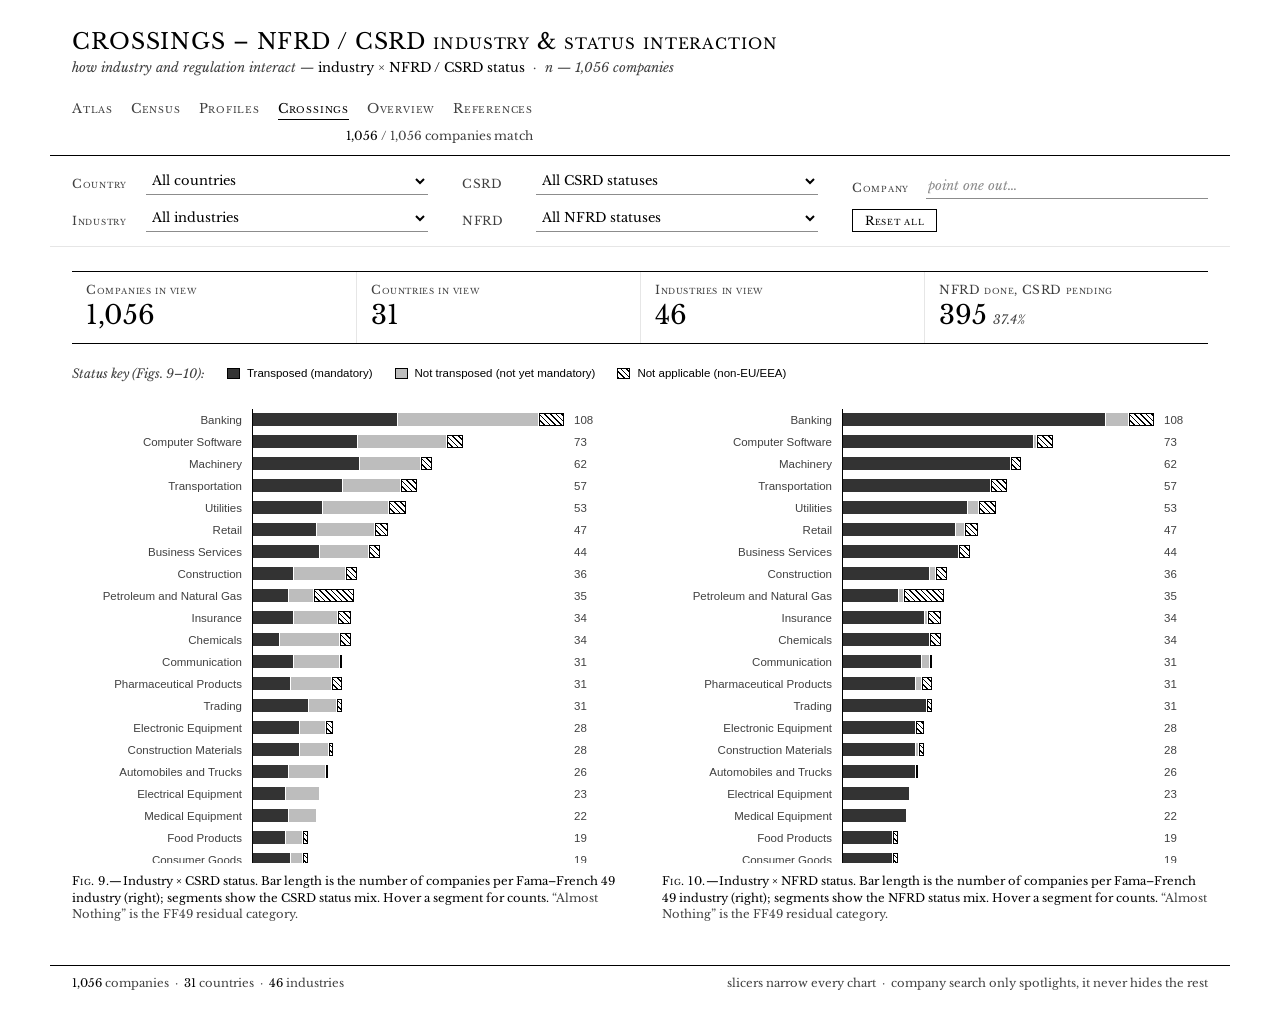
<file: web/dashboard_crosstabs.html>
<!DOCTYPE html>
<html lang="en">
<head>
<meta charset="UTF-8">
<meta name="viewport" content="width=device-width, initial-scale=1">
<title>Reveal&rsquo;d &middot; Crossings</title>
<link rel="preconnect" href="https://fonts.googleapis.com">
<link rel="preconnect" href="https://fonts.gstatic.com" crossorigin>
<link href="https://fonts.googleapis.com/css2?family=Libre+Baskerville:ital,wght@0,400;0,700;1,400&display=swap" rel="stylesheet">
<link rel="stylesheet" href="dashboard_common.css?v=7">
</head>
<body class="jar">

<header>
  <div class="title-block">
    <h1>CROSSINGS &ndash; NFRD / CSRD industry &amp; status interaction</h1>
    <p class="sub">how industry and regulation interact &mdash; <b>industry</b> &times; <b>NFRD / CSRD status</b>&nbsp;&nbsp;&middot;&nbsp;&nbsp;n &mdash; <span id="totalCount"></span> companies</p>
  </div>
  <div class="header-right">
    <nav class="nav-tabs">
      <a href="dashboard_map_beeswarm.html">Atlas</a>
      <a href="dashboard_frequencies.html">Census</a>
      <a href="dashboard_modes.html">Profiles</a>
      <a href="dashboard_crosstabs.html" class="active">Crossings</a>
      <a href="index.html">Overview</a>
      <a href="references.html">References</a>
    </nav>
    <span class="count" id="slicerCount"></span>
  </div>
</header>

<div class="slicer-bar">
  <div class="slicer-col">
    <div class="slicer"><label for="countrySlicer">Country</label><select id="countrySlicer"></select></div>
    <div class="slicer"><label for="industrySlicer">Industry</label><select id="industrySlicer"></select></div>
  </div>
  <div class="slicer-col">
    <div class="slicer"><label for="csrdSlicer">CSRD</label><select id="csrdSlicer"></select></div>
    <div class="slicer"><label for="nfrdSlicer">NFRD</label><select id="nfrdSlicer"></select></div>
  </div>
  <div class="slicer-col">
    <div class="slicer suggest-wrap">
      <label for="companySearch">Company</label>
      <input id="companySearch" type="text" placeholder="point one out&hellip;" autocomplete="off" spellcheck="false" />
      <div id="companySuggest" class="suggest-list"></div>
    </div>
    <button id="resetSlicers" type="button">Reset all</button>
  </div>
</div>

<div id="spotlight"></div>

<main>

  <div class="kpi-row">
    <div class="kpi-tile"><p class="label">Companies in view</p><div class="value" id="kpiTotal">&mdash;</div></div>
    <div class="kpi-tile"><p class="label">Countries in view</p><div class="value" id="kpiCountries">&mdash;</div></div>
    <div class="kpi-tile"><p class="label">Industries in view</p><div class="value" id="kpiIndustries">&mdash;</div></div>
    <div class="kpi-tile"><p class="label">NFRD done, CSRD pending</p><div class="value" id="kpiGap">&mdash;</div></div>
  </div>

  <div class="legend">
    <span class="lg-title">Status key (Figs. 9&ndash;10):</span>
    <span class="legend-item"><span class="swatch transposed"></span>Transposed (mandatory)</span>
    <span class="legend-item"><span class="swatch pending"></span>Not transposed (not yet mandatory)</span>
    <span class="legend-item"><span class="swatch na"></span>Not applicable (non&#8209;EU/EEA)</span>
  </div>

  <div class="two-col">
    <figure class="panel">
      <div class="panel-body scroll" id="industryCsrd"></div>
      <figcaption class="panel-cap"><span class="j-label">Fig. 9.</span>Industry &times; CSRD status. Bar length is the number of companies per Fama&ndash;French 49 industry (right); segments show the CSRD status mix. Hover a segment for counts. <span class="note">&ldquo;Almost Nothing&rdquo; is the FF49 residual category.</span></figcaption>
    </figure>
    <figure class="panel">
      <div class="panel-body scroll" id="industryNfrd"></div>
      <figcaption class="panel-cap"><span class="j-label">Fig. 10.</span>Industry &times; NFRD status. Bar length is the number of companies per Fama&ndash;French 49 industry (right); segments show the NFRD status mix. Hover a segment for counts. <span class="note">&ldquo;Almost Nothing&rdquo; is the FF49 residual category.</span></figcaption>
    </figure>
  </div>

</main>

<footer>
  <span><b id="footTotal">0</b> companies &nbsp;&middot;&nbsp; <b id="footCountries">0</b> countries &nbsp;&middot;&nbsp; <b id="footIndustries">0</b> industries</span>
  <span>slicers narrow every chart &nbsp;&middot;&nbsp; company search only spotlights, it never hides the rest</span>
</footer>

<div id="tooltip"></div>

<script src="transposition_data.js?v=7"></script>
<script src="dashboard_common.js?v=7"></script>
<script>
(function(){
  const DC = DashboardCommon;
  const STATUS = DC.STATUS_ORDER;
  const CLASS = DC.STATUS_LABEL_CLASS;

  document.getElementById('totalCount').textContent = DC.COMPANIES.length.toLocaleString();
  document.getElementById('footTotal').textContent = DC.COMPANIES.length.toLocaleString();
  document.getElementById('footCountries').textContent = DC.uniqueSorted(DC.COMPANIES, 'c').length;
  document.getElementById('footIndustries').textContent = DC.uniqueSorted(DC.COMPANIES, 'i').length;

  function renderStack(containerId, items){
    const container = document.getElementById(containerId);
    container.innerHTML = '';
    const max = Math.max(...items.map(it => it.total), 1);
    items.forEach(it => {
      const row = document.createElement('div');
      row.className = 'stack-row';
      row.dataset.name = it.name;

      const track = document.createElement('div');
      track.className = 'stack-track';
      track.style.width = (it.total / max * 100).toFixed(1) + '%';

      STATUS.forEach(s => {
        const c = it.counts[s] || 0;
        if (!c) return;
        const seg = document.createElement('div');
        seg.className = 'seg ' + CLASS[s];
        seg.style.width = (c / it.total * 100).toFixed(1) + '%';
        seg.addEventListener('pointerenter', (evt) => {
          DC.showTip(evt, '<span class="co">' + it.name + '</span><br>' +
            '<span class="row"><span>' + s + '</span> &nbsp;<b>' + c + '</b> (' + DC.fmtPct(c, it.total) + ')</span><br>' +
            '<span class="meta">' + it.total + ' companies total</span>');
        });
        seg.addEventListener('pointermove', (evt) => DC.showTip(evt, document.getElementById('tooltip').innerHTML));
        seg.addEventListener('pointerleave', DC.hideTip);
        track.appendChild(seg);
      });

      const label = document.createElement('div');
      label.className = 'stack-label';
      label.textContent = it.name;

      const total = document.createElement('div');
      total.className = 'stack-total';
      total.textContent = it.total;

      const axis = document.createElement('div');
      axis.className = 'stack-axis';
      axis.appendChild(track);

      row.appendChild(label);
      row.appendChild(axis);
      row.appendChild(total);
      container.appendChild(row);
    });
    container.classList.toggle('empty', items.length===0);
  }

  let lastSpotlight = null;
  function applySpotlight(){
    document.querySelectorAll('.stack-row').forEach(row => {
      if (!lastSpotlight){ row.classList.remove('dim'); row.classList.remove('match'); return; }
      const isMatch = lastSpotlight.i === row.dataset.name;
      row.classList.toggle('match', isMatch);
      row.classList.toggle('dim', !isMatch);
    });
  }

  document.addEventListener('filterchange', (evt) => {
    const rows = evt.detail.rows;
    const total = rows.length;

    document.getElementById('kpiTotal').textContent = total.toLocaleString();
    document.getElementById('kpiCountries').textContent = DC.uniqueSorted(rows, 'c').length;
    document.getElementById('kpiIndustries').textContent = DC.uniqueSorted(rows, 'i').length;
    const gap = rows.filter(r => r.nfrd === 'Transposed' && r.csrd === 'Not transposed').length;
    document.getElementById('kpiGap').innerHTML = gap.toLocaleString() + '<small>' + DC.fmtPct(gap, total) + '</small>';

    renderStack('industryCsrd', DC.crossTab(rows, 'i', 'csrd'));
    renderStack('industryNfrd', DC.crossTab(rows, 'i', 'nfrd'));

    applySpotlight();
  });

  document.addEventListener('spotlightchange', (evt) => {
    lastSpotlight = evt.detail.company;
    applySpotlight();
  });

  DC.setupSlicers();
  DC.setupCompanySearch();
})();
</script>

</body>
</html>
</file>
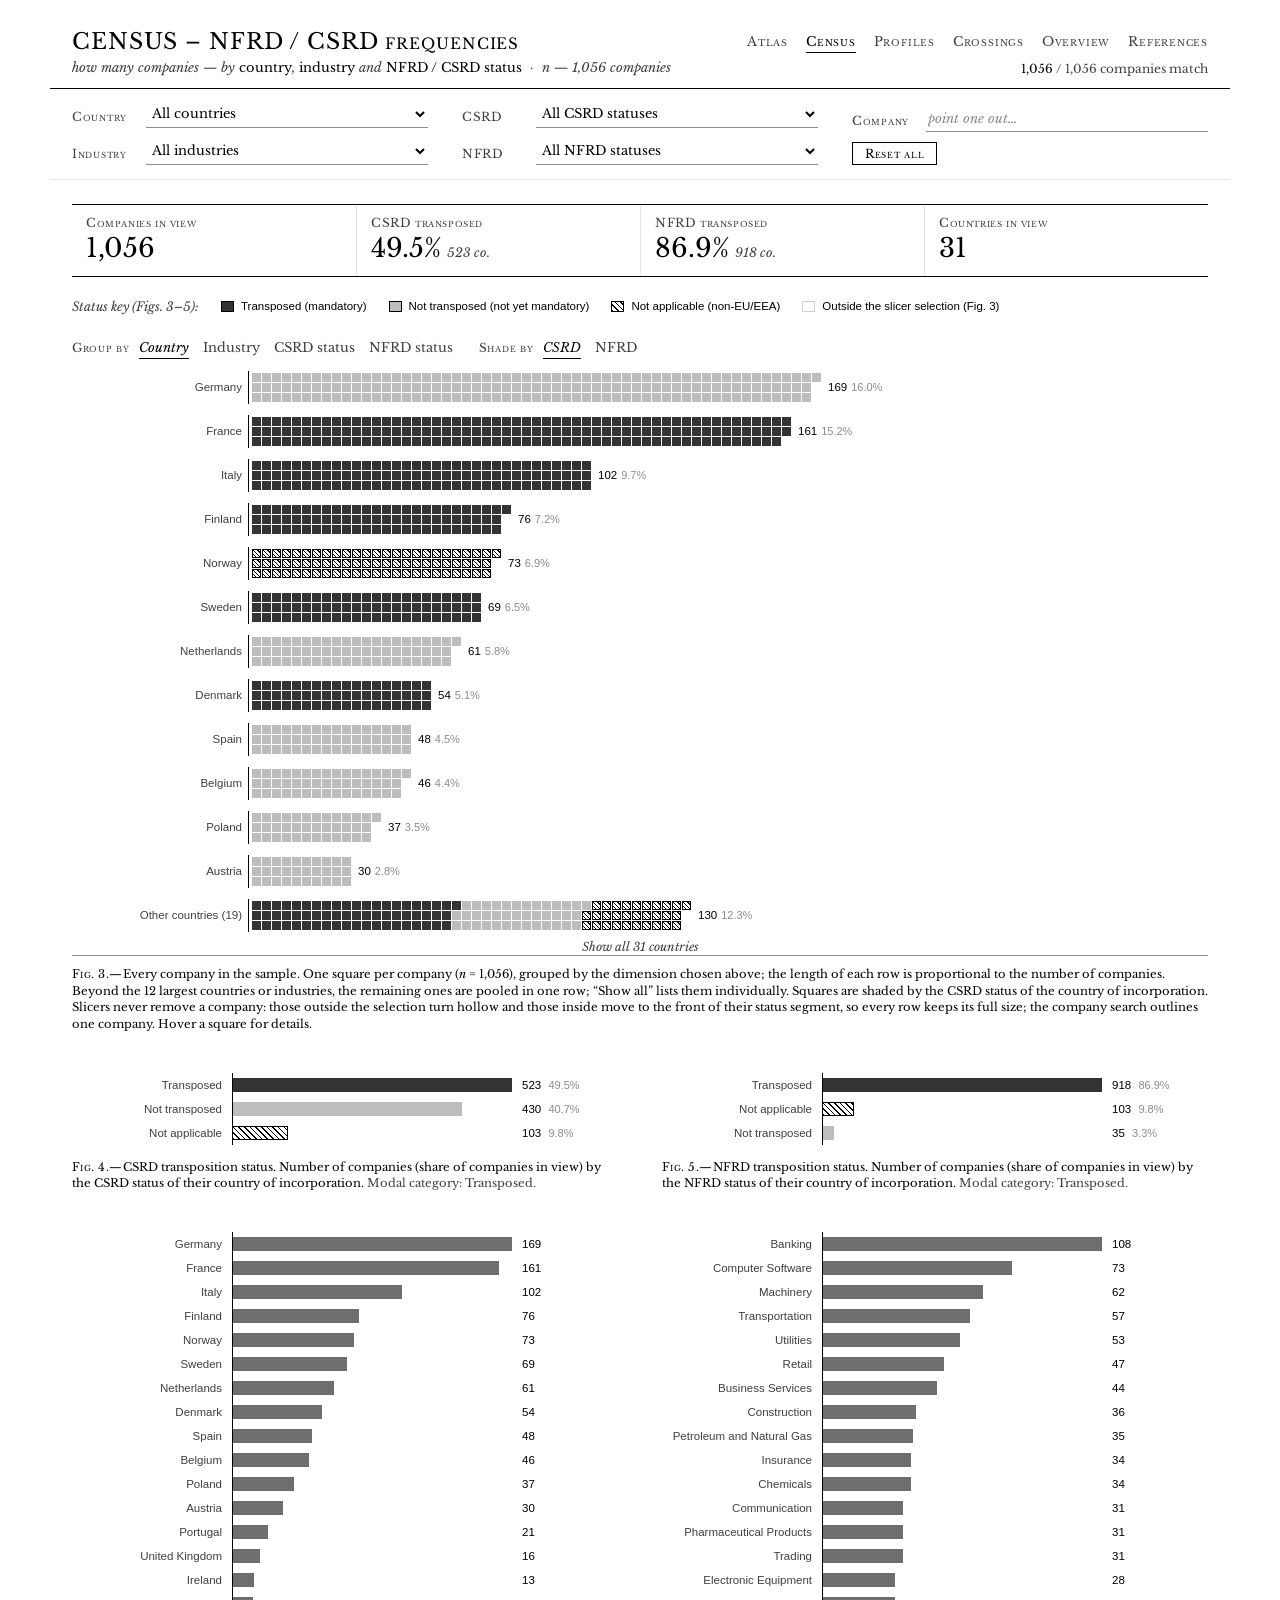
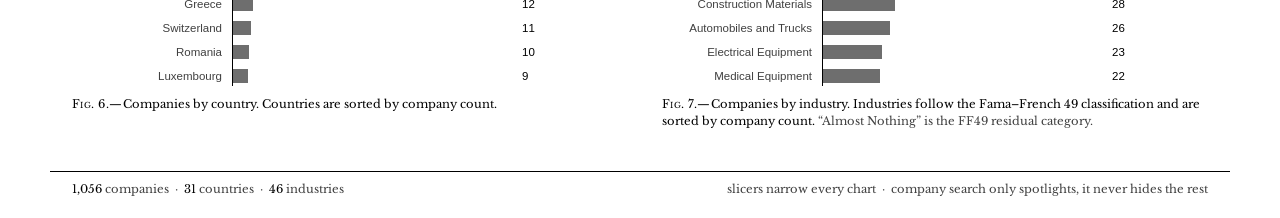
<file: web/dashboard_frequencies.html>
<!DOCTYPE html>
<html lang="en">
<head>
<meta charset="UTF-8">
<meta name="viewport" content="width=device-width, initial-scale=1">
<title>Reveal&rsquo;d &middot; Census</title>
<link rel="preconnect" href="https://fonts.googleapis.com">
<link rel="preconnect" href="https://fonts.gstatic.com" crossorigin>
<link href="https://fonts.googleapis.com/css2?family=Libre+Baskerville:ital,wght@0,400;0,700;1,400&display=swap" rel="stylesheet">
<link rel="stylesheet" href="dashboard_common.css?v=7">
<style>
/* ---------- unit chart (Fig. 3): one square per company ------------------ */
.unit-tools{ display:flex; flex-wrap:wrap; align-items:baseline; gap:8px 26px; margin:0 0 14px; }
.unit-tools .ut-label{ font-size:12px; font-variant:small-caps; letter-spacing:.06em; color:var(--j-ink-2); margin-right:4px; }
.seg-ctl{ display:inline-flex; gap:14px; }
.seg-ctl button{ font-family:var(--j-font-text); font-size:13px; color:var(--j-ink-2); background:none; border:0; border-bottom:1px solid transparent;
  padding:0 0 2px; cursor:pointer; }
.seg-ctl button:hover{ color:var(--j-ink); border-bottom-color:var(--j-ink-3); }
.seg-ctl button[aria-pressed="true"]{ color:var(--j-ink); border-bottom-color:var(--j-ink); font-style:italic; }
#unitChart{ position:relative; transition:height .6s ease; }
.unit{ position:absolute; left:0; top:0; width:9px; height:9px; cursor:pointer;
  transition:transform .75s cubic-bezier(.45,0,.2,1), background-color .3s ease, opacity .3s ease; }
.unit.transposed{ background:var(--status-transposed); }
.unit.pending{ background:var(--status-pending); }
.unit.na{ background-color:var(--status-na-bg); background-image:repeating-linear-gradient(45deg, #000 0 1px, transparent 1px 3px); box-shadow:inset 0 0 0 1px var(--j-ink); }
.unit.out{ background:var(--j-paper); background-image:none; box-shadow:inset 0 0 0 1px #cfcfcf; }
.unit:hover{ outline:1px solid var(--j-ink); outline-offset:1px; z-index:2; }
.unit.spot{ outline:2px solid var(--j-ink); outline-offset:2px; z-index:3; }
.ugroup-label, .ugroup-val{ position:absolute; font-family:var(--j-font-figure); font-size:11.5px; line-height:14px; white-space:nowrap;
  animation:ufade .5s ease both; }
.ugroup-label{ left:0; text-align:right; color:var(--j-ink-2); overflow:hidden; text-overflow:ellipsis; }
.ugroup-label.match{ color:var(--j-ink); font-weight:700; }
.ugroup-val{ color:var(--j-ink); font-variant-numeric:tabular-nums; }
.ugroup-val small{ font-size:11px; color:var(--j-ink-3); margin-left:4px; }
.ugroup-axis{ position:absolute; width:0; border-left:1px solid var(--j-ink); animation:ufade .5s ease both; }
@keyframes ufade{ from{ opacity:0; } to{ opacity:1; } }
.unit-more{ margin-top:8px; font-family:var(--j-font-text); font-size:12px; font-style:italic; color:var(--j-ink-2); background:none; border:0;
  border-bottom:1px solid var(--j-ink-3); padding:0 0 1px; cursor:pointer; }
.unit-more:hover{ color:var(--j-ink); border-bottom-color:var(--j-ink); }
.swatch.out{ background:var(--j-paper); border-color:#cfcfcf; }
.fig-wide{ margin-bottom:34px; }
</style>
</head>
<body class="jar">

<header>
  <div class="title-block">
    <h1>CENSUS &ndash; NFRD / CSRD frequencies</h1>
    <p class="sub">how many companies &mdash; by <b>country</b>, <b>industry</b> and <b>NFRD / CSRD status</b>&nbsp;&nbsp;&middot;&nbsp;&nbsp;n &mdash; <span id="totalCount"></span> companies</p>
  </div>
  <div class="header-right">
    <nav class="nav-tabs">
      <a href="dashboard_map_beeswarm.html">Atlas</a>
      <a href="dashboard_frequencies.html" class="active">Census</a>
      <a href="dashboard_modes.html">Profiles</a>
      <a href="dashboard_crosstabs.html">Crossings</a>
      <a href="index.html">Overview</a>
      <a href="references.html">References</a>
    </nav>
    <span class="count" id="slicerCount"></span>
  </div>
</header>

<div class="slicer-bar">
  <div class="slicer-col">
    <div class="slicer"><label for="countrySlicer">Country</label><select id="countrySlicer"></select></div>
    <div class="slicer"><label for="industrySlicer">Industry</label><select id="industrySlicer"></select></div>
  </div>
  <div class="slicer-col">
    <div class="slicer"><label for="csrdSlicer">CSRD</label><select id="csrdSlicer"></select></div>
    <div class="slicer"><label for="nfrdSlicer">NFRD</label><select id="nfrdSlicer"></select></div>
  </div>
  <div class="slicer-col">
    <div class="slicer suggest-wrap">
      <label for="companySearch">Company</label>
      <input id="companySearch" type="text" placeholder="point one out&hellip;" autocomplete="off" spellcheck="false" />
      <div id="companySuggest" class="suggest-list"></div>
    </div>
    <button id="resetSlicers" type="button">Reset all</button>
  </div>
</div>

<div id="spotlight"></div>

<main>

  <div class="kpi-row">
    <div class="kpi-tile"><p class="label">Companies in view</p><div class="value" id="kpiTotal">&mdash;</div></div>
    <div class="kpi-tile"><p class="label">CSRD transposed</p><div class="value" id="kpiCsrd">&mdash;</div></div>
    <div class="kpi-tile"><p class="label">NFRD transposed</p><div class="value" id="kpiNfrd">&mdash;</div></div>
    <div class="kpi-tile"><p class="label">Countries in view</p><div class="value" id="kpiCountries">&mdash;</div></div>
  </div>

  <div class="legend">
    <span class="lg-title">Status key (Figs. 3&ndash;5):</span>
    <span class="legend-item"><span class="swatch transposed"></span>Transposed (mandatory)</span>
    <span class="legend-item"><span class="swatch pending"></span>Not transposed (not yet mandatory)</span>
    <span class="legend-item"><span class="swatch na"></span>Not applicable (non&#8209;EU/EEA)</span>
    <span class="legend-item"><span class="swatch out"></span>Outside the slicer selection (Fig. 3)</span>
  </div>

  <figure class="panel fig-wide">
    <div class="unit-tools">
      <span><span class="ut-label">Group by</span>
        <span class="seg-ctl" id="unitGroup" role="group" aria-label="Group companies by">
          <button type="button" data-v="c" aria-pressed="true">Country</button>
          <button type="button" data-v="i" aria-pressed="false">Industry</button>
          <button type="button" data-v="csrd" aria-pressed="false">CSRD status</button>
          <button type="button" data-v="nfrd" aria-pressed="false">NFRD status</button>
        </span></span>
      <span><span class="ut-label">Shade by</span>
        <span class="seg-ctl" id="unitFill" role="group" aria-label="Shade squares by">
          <button type="button" data-v="csrd" aria-pressed="true">CSRD</button>
          <button type="button" data-v="nfrd" aria-pressed="false">NFRD</button>
        </span></span>
    </div>
    <div class="panel-body" id="unitChart" role="img" aria-label="Unit chart: one square per company, grouped and shaded by status"></div>
    <button type="button" class="unit-more" id="unitMore" hidden></button>
    <figcaption class="panel-cap"><span class="j-label">Fig. 3.</span>Every company in the sample. One square per company (<i>n</i>&nbsp;=&nbsp;<span id="unitN"></span>), grouped by the dimension chosen above; the length of each row is proportional to the number of companies. Beyond the 12 largest countries or industries, the remaining ones are pooled in one row; &ldquo;Show all&rdquo; lists them individually. Squares are shaded by the <span id="unitFillName">CSRD</span> status of the country of incorporation. Slicers never remove a company: those outside the selection turn hollow and those inside move to the front of their status segment, so every row keeps its full size; the company search outlines one company. Hover a square for details.</figcaption>
  </figure>

  <div class="two-col">
    <figure class="panel">
      <div class="panel-body" id="csrdFreq"></div>
      <figcaption class="panel-cap"><span class="j-label">Fig. 4.</span>CSRD transposition status. Number of companies (share of companies in view) by the CSRD status of their country of incorporation. <span class="note" id="csrdModeNote"></span></figcaption>
    </figure>
    <figure class="panel">
      <div class="panel-body" id="nfrdFreq"></div>
      <figcaption class="panel-cap"><span class="j-label">Fig. 5.</span>NFRD transposition status. Number of companies (share of companies in view) by the NFRD status of their country of incorporation. <span class="note" id="nfrdModeNote"></span></figcaption>
    </figure>
  </div>

  <div class="two-col">
    <figure class="panel">
      <div class="panel-body scroll" id="countryFreq"></div>
      <figcaption class="panel-cap"><span class="j-label">Fig. 6.</span>Companies by country. Countries are sorted by company count.</figcaption>
    </figure>
    <figure class="panel">
      <div class="panel-body scroll" id="industryFreq"></div>
      <figcaption class="panel-cap"><span class="j-label">Fig. 7.</span>Companies by industry. Industries follow the Fama&ndash;French 49 classification and are sorted by company count. <span class="note">&ldquo;Almost Nothing&rdquo; is the FF49 residual category.</span></figcaption>
    </figure>
  </div>

</main>

<footer>
  <span><b id="footTotal">0</b> companies &nbsp;&middot;&nbsp; <b id="footCountries">0</b> countries &nbsp;&middot;&nbsp; <b id="footIndustries">0</b> industries</span>
  <span>slicers narrow every chart &nbsp;&middot;&nbsp; company search only spotlights, it never hides the rest</span>
</footer>

<div id="tooltip"></div>

<script src="transposition_data.js?v=7"></script>
<script src="dashboard_common.js?v=7"></script>
<script>
(function(){
  const DC = DashboardCommon;
  const STATUS = DC.STATUS_ORDER;
  const CLASS = DC.STATUS_LABEL_CLASS;

  document.getElementById('totalCount').textContent = DC.COMPANIES.length.toLocaleString();
  document.getElementById('footTotal').textContent = DC.COMPANIES.length.toLocaleString();
  document.getElementById('footCountries').textContent = DC.uniqueSorted(DC.COMPANIES, 'c').length;
  document.getElementById('footIndustries').textContent = DC.uniqueSorted(DC.COMPANIES, 'i').length;

  function renderStatusBars(containerId, counts, total, modeNoteId){
    const container = document.getElementById(containerId);
    container.innerHTML = '';
    const entries = STATUS.map(s => ({ status:s, count: counts[s] || 0 })).sort((a,b) => b.count - a.count);
    const max = Math.max(...entries.map(e => e.count), 1);
    entries.forEach((e, i) => {
      const row = document.createElement('div');
      row.className = 'bar-row';
      row.dataset.kind = containerId.startsWith('nfrd') ? 'nfrd' : 'csrd';
      row.dataset.name = e.status;
      const width = (e.count / max * 100).toFixed(1);
      row.innerHTML =
        '<div class="bar-label">' + e.status + '</div>' +
        '<div class="bar-track"><div class="bar-fill ' + CLASS[e.status] + '" style="width:' + width + '%"></div></div>' +
        '<div class="bar-value">' + e.count.toLocaleString() + ' <small>' + DC.fmtPct(e.count, total) + '</small></div>';
      container.appendChild(row);
      if (i === 0 && modeNoteId) document.getElementById(modeNoteId).textContent = e.count ? 'Modal category: ' + e.status + '.' : '';
    });
    if (!entries.some(e => e.count>0)) container.classList.add('empty'); else container.classList.remove('empty');
  }

  function renderMagnitudeBars(containerId, freq, kind){
    const container = document.getElementById(containerId);
    container.innerHTML = '';
    const max = Math.max(...freq.map(e => e.count), 1);
    freq.forEach(e => {
      const row = document.createElement('div');
      row.className = 'bar-row';
      row.dataset.kind = kind;
      row.dataset.name = e.name;
      const width = (e.count / max * 100).toFixed(1);
      row.innerHTML =
        '<div class="bar-label">' + e.name + '</div>' +
        '<div class="bar-track"><div class="bar-fill magnitude" style="width:' + width + '%"></div></div>' +
        '<div class="bar-value">' + e.count.toLocaleString() + '</div>';
      container.appendChild(row);
    });
    container.classList.toggle('empty', freq.length===0);
  }

  let lastSpotlight = null;

  function applySpotlight(){
    document.querySelectorAll('.bar-row').forEach(row => {
      if (!lastSpotlight){ row.classList.remove('dim'); row.classList.remove('match'); return; }
      const kind = row.dataset.kind, name = row.dataset.name;
      const val = kind === 'country' ? lastSpotlight.c : kind === 'industry' ? lastSpotlight.i : kind === 'nfrd' ? lastSpotlight.nfrd : lastSpotlight.csrd;
      const isMatch = val === name;
      row.classList.toggle('match', isMatch);
      row.classList.toggle('dim', !isMatch);
    });
  }

  document.addEventListener('filterchange', (evt) => {
    const rows = evt.detail.rows;
    const total = rows.length;

    document.getElementById('kpiTotal').textContent = total.toLocaleString();
    const nfrdT = rows.filter(r => r.nfrd === 'Transposed').length;
    const csrdT = rows.filter(r => r.csrd === 'Transposed').length;
    document.getElementById('kpiNfrd').innerHTML = DC.fmtPct(nfrdT, total) + '<small>' + nfrdT + ' co.</small>';
    document.getElementById('kpiCsrd').innerHTML = DC.fmtPct(csrdT, total) + '<small>' + csrdT + ' co.</small>';
    document.getElementById('kpiCountries').textContent = DC.uniqueSorted(rows, 'c').length;

    renderStatusBars('nfrdFreq', DC.statusFrequency(rows, 'nfrd'), total, 'nfrdModeNote');
    renderStatusBars('csrdFreq', DC.statusFrequency(rows, 'csrd'), total, 'csrdModeNote');
    renderMagnitudeBars('countryFreq', DC.frequency(rows, 'c'), 'country');
    renderMagnitudeBars('industryFreq', DC.frequency(rows, 'i'), 'industry');

    applySpotlight();
  });

  document.addEventListener('spotlightchange', (evt) => {
    lastSpotlight = evt.detail.company;
    applySpotlight();
  });

  // ---------- unit chart (Fig. 3) ----------
  // Squares never leave the chart: slicers only pale them, so rows always show the full sample.
  // Inside a row squares fill column by column, ordered by status, so the status mix reads like a stacked bar.
  const Unit = (function(){
    const ALL = DC.COMPANIES;
    const PITCH = 10, TOP_N = 12, ROW_GAP = 14;
    const DIMS = {
      c:    { plural:'countries' },
      i:    { plural:'industries' },
      csrd: { status:true },
      nfrd: { status:true },
    };
    const box = document.getElementById('unitChart');
    const moreBtn = document.getElementById('unitMore');
    let groupBy = 'c', fillBy = 'csrd', expanded = false, groups = [];
    let inView = new Set(ALL), spot = null;

    document.getElementById('unitN').textContent = ALL.length.toLocaleString();
    const units = ALL.map((c, idx) => {
      const el = document.createElement('div');
      el.className = 'unit';
      el.dataset.idx = idx;
      box.appendChild(el);
      return el;
    });
    let decor = [];

    function buildGroups(){
      const map = new Map();
      if (DIMS[groupBy].status) STATUS.forEach(s => map.set(s, { name:s, items:[] }));
      ALL.forEach((c, idx) => {
        const k = c[groupBy] || '–';
        if (!map.has(k)) map.set(k, { name:k, items:[] });
        map.get(k).items.push(idx);
      });
      let gs = [...map.values()].filter(g => g.items.length);
      if (DIMS[groupBy].status) return { gs, hidden:0 };
      gs.sort((a, b) => b.items.length - a.items.length || a.name.localeCompare(b.name));
      if (expanded || gs.length <= TOP_N + 1) return { gs, hidden:0 };
      const rest = gs.splice(TOP_N);
      gs.push({ name:'Other ' + DIMS[groupBy].plural + ' (' + rest.length + ')', items:rest.flatMap(g => g.items), other:true, members:new Set(rest.map(g => g.name)) });
      return { gs, hidden:rest.length };
    }

    function layout(){
      const W = box.clientWidth;
      const narrow = W < 620;
      const labelW = narrow ? 104 : 170, valueW = narrow ? 76 : 118;
      const x0 = labelW + 10;
      const cols = Math.max(12, Math.floor((W - x0 - valueW) / PITCH));
      const built = buildGroups();
      groups = built.gs;
      const lines = Math.max(1, Math.ceil(Math.max(...groups.map(g => g.items.length)) / cols));
      const rank = s => STATUS.indexOf(s);

      decor.forEach(el => el.remove());
      decor = [];
      let y = 0;
      groups.forEach((g, gi) => {
        // status segments first; within a segment, companies in the slicer selection lead
        g.items.sort((a, b) => rank(ALL[a][fillBy]) - rank(ALL[b][fillBy]) ||
          (inView.has(ALL[b]) - inView.has(ALL[a])) || ALL[a].n.localeCompare(ALL[b].n));
        g.cols = Math.ceil(g.items.length / lines);
        g.items.forEach((idx, k) => {
          const col = Math.floor(k / lines), row = k % lines;
          const el = units[idx];
          el.style.transitionDelay = Math.min(gi * 18 + col * 3, 520) + 'ms';
          el.style.transform = 'translate(' + (x0 + col * PITCH) + 'px,' + (y + row * PITCH) + 'px)';
        });
        const h = lines * PITCH - 1, mid = y + h / 2 - 7;
        const lab = document.createElement('div');
        lab.className = 'ugroup-label';
        lab.style.cssText = 'top:' + mid + 'px;width:' + labelW + 'px;animation-delay:' + Math.min(gi * 18, 400) + 'ms';
        lab.textContent = g.name;
        lab.title = g.name;
        const axis = document.createElement('div');
        axis.className = 'ugroup-axis';
        axis.style.cssText = 'left:' + (x0 - 4) + 'px;top:' + (y - 2) + 'px;height:' + (h + 4) + 'px';
        const val = document.createElement('div');
        val.className = 'ugroup-val';
        val.style.cssText = 'top:' + mid + 'px;left:' + (x0 + g.cols * PITCH + 6) + 'px;animation-delay:' + Math.min(gi * 18 + 250, 650) + 'ms';
        g.labelEl = lab; g.valEl = val;
        [lab, axis, val].forEach(el => { box.appendChild(el); decor.push(el); });
        y += lines * PITCH + ROW_GAP;
      });
      box.style.height = Math.max(0, y - ROW_GAP) + 'px';

      moreBtn.hidden = DIMS[groupBy].status || (!expanded && !built.hidden);
      moreBtn.textContent = expanded ? 'Show the ' + TOP_N + ' largest ' + DIMS[groupBy].plural + ' only'
                                     : 'Show all ' + (TOP_N + built.hidden) + ' ' + DIMS[groupBy].plural;
      paint();
    }

    function paint(){
      const filtered = inView.size !== ALL.length;
      units.forEach((el, idx) => {
        const c = ALL[idx];
        el.className = 'unit ' + CLASS[c[fillBy]] + (inView.has(c) ? '' : ' out') + (spot === c ? ' spot' : '');
      });
      groups.forEach(g => {
        const n = g.items.length, k = g.items.filter(idx => inView.has(ALL[idx])).length;
        g.valEl.innerHTML = filtered ? k.toLocaleString() + '<small>of ' + n.toLocaleString() + '</small>'
                                     : n.toLocaleString() + '<small>' + DC.fmtPct(n, ALL.length) + '</small>';
        const isMatch = spot && (g.other ? g.members.has(spot[groupBy]) : spot[groupBy] === g.name);
        g.labelEl.classList.toggle('match', !!isMatch);
      });
    }

    function wire(ctlId, apply){
      const ctl = document.getElementById(ctlId);
      ctl.addEventListener('click', (e) => {
        const b = e.target.closest('button');
        if (!b) return;
        ctl.querySelectorAll('button').forEach(x => x.setAttribute('aria-pressed', String(x === b)));
        apply(b.dataset.v);
        layout();
      });
    }
    wire('unitGroup', v => { groupBy = v; expanded = false; });
    wire('unitFill', v => { fillBy = v; document.getElementById('unitFillName').textContent = v.toUpperCase(); });
    moreBtn.addEventListener('click', () => { expanded = !expanded; layout(); });

    box.addEventListener('pointerover', (e) => {
      const el = e.target.closest('.unit');
      if (!el) return;
      const c = ALL[+el.dataset.idx];
      DC.showTip(e, '<span class="co">' + c.n + '</span><br>' +
        '<span class="meta">' + c.c + ' &middot; ' + c.i + '</span><br>' +
        '<span class="row"><span>CSRD</span> <b>' + c.csrd + '</b> &nbsp; <span>NFRD</span> <b>' + c.nfrd + '</b></span>' +
        (inView.has(c) ? '' : '<br><span class="meta">outside the slicer selection</span>'));
    });
    box.addEventListener('pointermove', (e) => { if (e.target.closest('.unit')) DC.showTip(e, document.getElementById('tooltip').innerHTML); });
    box.addEventListener('pointerout', (e) => { if (e.target.closest('.unit')) DC.hideTip(); });

    let resizeTimer = null, lastW = 0;
    new ResizeObserver(() => {
      if (box.clientWidth === lastW) return;
      lastW = box.clientWidth;
      clearTimeout(resizeTimer);
      resizeTimer = setTimeout(layout, 120);
    }).observe(box);

    document.addEventListener('filterchange', (evt) => { inView = new Set(evt.detail.rows); layout(); });
    document.addEventListener('spotlightchange', (evt) => { spot = evt.detail.company; paint(); });

    layout();
    return { layout };
  })();

  DC.setupSlicers();
  DC.setupCompanySearch();
})();
</script>

</body>
</html>
</file>
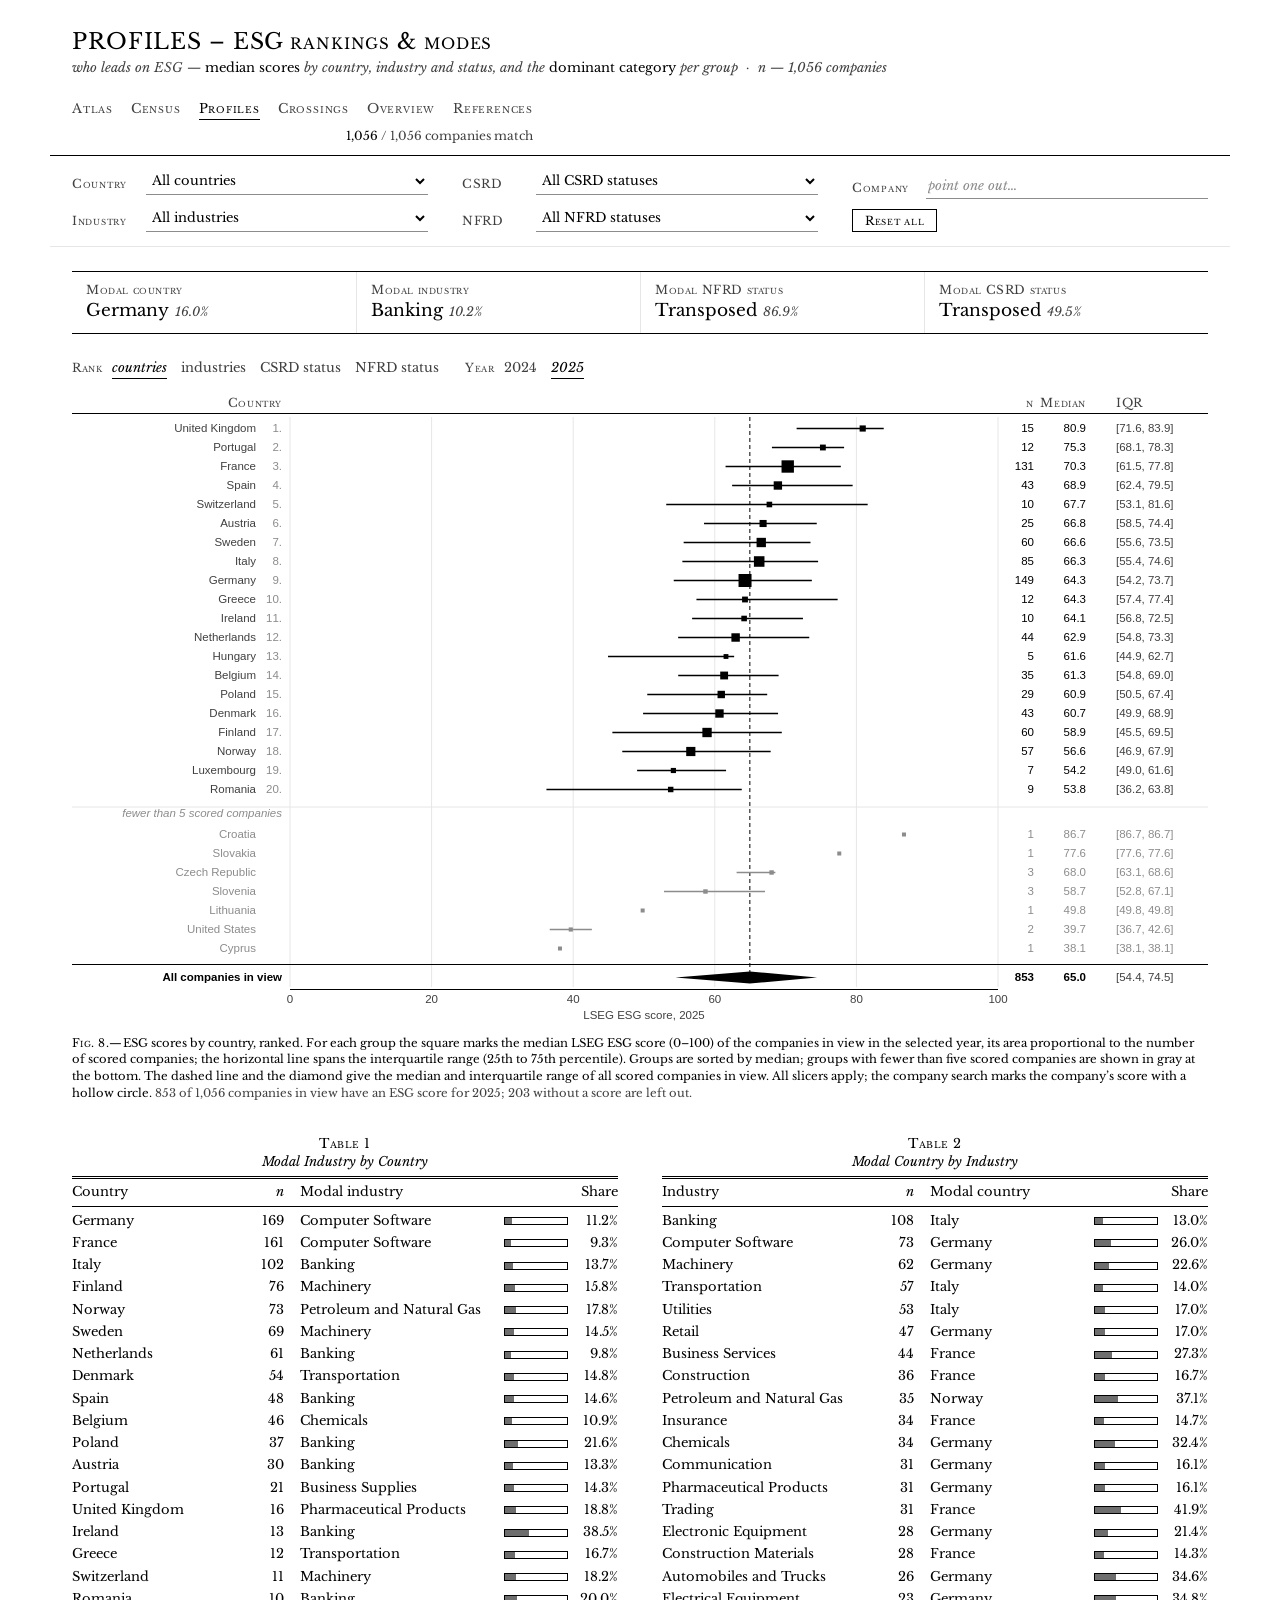
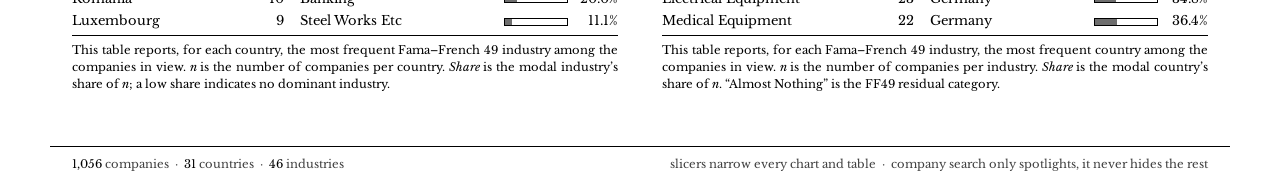
<file: web/dashboard_modes.html>
<!DOCTYPE html>
<html lang="en">
<head>
<meta charset="UTF-8">
<meta name="viewport" content="width=device-width, initial-scale=1">
<title>Reveal&rsquo;d &middot; Profiles</title>
<link rel="preconnect" href="https://fonts.googleapis.com">
<link rel="preconnect" href="https://fonts.gstatic.com" crossorigin>
<link href="https://fonts.googleapis.com/css2?family=Libre+Baskerville:ital,wght@0,400;0,700;1,400&display=swap" rel="stylesheet">
<link rel="stylesheet" href="dashboard_common.css?v=7">
<style>
/* ---------- forest plot (Fig. 8): median ESG score and IQR per group ---------- */
.fp-tools{ display:flex; flex-wrap:wrap; align-items:baseline; gap:8px 26px; margin:0 0 8px; }
.fp-tools .ut-label{ font-size:12px; font-variant:small-caps; letter-spacing:.06em; color:var(--j-ink-2); margin-right:4px; }
.seg-ctl{ display:inline-flex; gap:14px; }
.seg-ctl button{ font-family:var(--j-font-text); font-size:13px; color:var(--j-ink-2); background:none; border:0; border-bottom:1px solid transparent;
  padding:0 0 2px; cursor:pointer; }
.seg-ctl button:hover{ color:var(--j-ink); border-bottom-color:var(--j-ink-3); }
.seg-ctl button[aria-pressed="true"]{ color:var(--j-ink); border-bottom-color:var(--j-ink); font-style:italic; }
#forest svg{ display:block; }
#forest text{ font-family:var(--j-font-figure); font-size:11.5px; fill:var(--j-ink); }
#forest text.lab{ fill:var(--j-ink-2); }
#forest text.rank{ fill:var(--j-ink-3); font-variant-numeric:tabular-nums; }
#forest text.num{ font-variant-numeric:tabular-nums; }
#forest text.head{ font-family:var(--j-font-text); font-size:12px; font-variant:small-caps; letter-spacing:.05em; fill:var(--j-ink-2); }
#forest text.hi{ font-weight:700; fill:var(--j-ink); }
#forest .few text{ fill:var(--j-ink-3); }
#forest .grid{ stroke:var(--j-grid); }
#forest .axis{ stroke:var(--j-ink); shape-rendering:crispEdges; }
#forest .rule{ stroke:var(--j-ink); shape-rendering:crispEdges; }
#forest .ref{ stroke:var(--j-ink); stroke-dasharray:4 3; }
#forest .iqr{ stroke:var(--j-ink); stroke-width:1.4; }
#forest .few .iqr{ stroke:var(--j-ink-3); }
#forest .med{ fill:var(--j-ink); }
#forest .few .med{ fill:var(--j-ink-3); }
#forest .diamond{ fill:var(--j-ink); }
#forest .hit{ fill:transparent; cursor:default; }
#forest .row:hover .hit{ fill:#f4f4f4; }
#forest .spot{ fill:var(--j-paper); stroke:var(--j-ink); stroke-width:1.6; }
.fig-wide{ margin-bottom:34px; }
</style>
</head>
<body class="jar">

<header>
  <div class="title-block">
    <h1>PROFILES &ndash; ESG rankings &amp; modes</h1>
    <p class="sub">who leads on ESG &mdash; <b>median scores</b> by country, industry and status, and the <b>dominant category</b> per group&nbsp;&nbsp;&middot;&nbsp;&nbsp;n &mdash; <span id="totalCount"></span> companies</p>
  </div>
  <div class="header-right">
    <nav class="nav-tabs">
      <a href="dashboard_map_beeswarm.html">Atlas</a>
      <a href="dashboard_frequencies.html">Census</a>
      <a href="dashboard_modes.html" class="active">Profiles</a>
      <a href="dashboard_crosstabs.html">Crossings</a>
      <a href="index.html">Overview</a>
      <a href="references.html">References</a>
    </nav>
    <span class="count" id="slicerCount"></span>
  </div>
</header>

<div class="slicer-bar">
  <div class="slicer-col">
    <div class="slicer"><label for="countrySlicer">Country</label><select id="countrySlicer"></select></div>
    <div class="slicer"><label for="industrySlicer">Industry</label><select id="industrySlicer"></select></div>
  </div>
  <div class="slicer-col">
    <div class="slicer"><label for="csrdSlicer">CSRD</label><select id="csrdSlicer"></select></div>
    <div class="slicer"><label for="nfrdSlicer">NFRD</label><select id="nfrdSlicer"></select></div>
  </div>
  <div class="slicer-col">
    <div class="slicer suggest-wrap">
      <label for="companySearch">Company</label>
      <input id="companySearch" type="text" placeholder="point one out&hellip;" autocomplete="off" spellcheck="false" />
      <div id="companySuggest" class="suggest-list"></div>
    </div>
    <button id="resetSlicers" type="button">Reset all</button>
  </div>
</div>

<div id="spotlight"></div>

<main>

  <div class="kpi-row">
    <div class="kpi-tile"><p class="label">Modal country</p><div class="value text" id="kpiCountry">&mdash;</div></div>
    <div class="kpi-tile"><p class="label">Modal industry</p><div class="value text" id="kpiIndustry">&mdash;</div></div>
    <div class="kpi-tile"><p class="label">Modal NFRD status</p><div class="value text" id="kpiNfrd">&mdash;</div></div>
    <div class="kpi-tile"><p class="label">Modal CSRD status</p><div class="value text" id="kpiCsrd">&mdash;</div></div>
  </div>

  <figure class="panel fig-wide">
    <div class="fp-tools">
      <span><span class="ut-label">Rank</span>
        <span class="seg-ctl" id="fpGroup" role="group" aria-label="Rank groups">
          <button type="button" data-v="c" aria-pressed="true">countries</button>
          <button type="button" data-v="i" aria-pressed="false">industries</button>
          <button type="button" data-v="csrd" aria-pressed="false">CSRD status</button>
          <button type="button" data-v="nfrd" aria-pressed="false">NFRD status</button>
        </span></span>
      <span><span class="ut-label">Year</span>
        <span class="seg-ctl" id="fpYear" role="group" aria-label="Year"></span></span>
    </div>
    <div class="panel-body" id="forest" role="img" aria-label="Forest plot of median ESG scores with interquartile ranges, ranked"></div>
    <figcaption class="panel-cap"><span class="j-label">Fig. 8.</span>ESG scores by <span id="fpGroupName">country</span>, ranked. For each group the square marks the median LSEG ESG score (0&ndash;100) of the companies in view in the selected year, its area proportional to the number of scored companies; the horizontal line spans the interquartile range (25th to 75th percentile). Groups are sorted by median; groups with fewer than five scored companies are shown in gray at the bottom. The dashed line and the diamond give the median and interquartile range of all scored companies in view. All slicers apply; the company search marks the company&rsquo;s score with a hollow circle. <span class="note" id="fpNote"></span></figcaption>
  </figure>

  <div class="two-col">
    <section class="panel">
      <div class="table-head"><span class="j-label">Table 1</span><span class="j-title">Modal Industry by Country</span></div>
      <div class="panel-body scroll table-scroll">
        <table class="j-table">
          <thead><tr><th>Country</th><th class="num"><i>n</i></th><th>Modal industry</th><th class="num">Share</th></tr></thead>
          <tbody id="countryModes"></tbody>
        </table>
      </div>
      <p class="table-notes">This table reports, for each country, the most frequent Fama&ndash;French 49 industry among the companies in view. <i>n</i> is the number of companies per country. <i>Share</i> is the modal industry&rsquo;s share of <i>n</i>; a low share indicates no dominant industry.</p>
    </section>

    <section class="panel">
      <div class="table-head"><span class="j-label">Table 2</span><span class="j-title">Modal Country by Industry</span></div>
      <div class="panel-body scroll table-scroll">
        <table class="j-table">
          <thead><tr><th>Industry</th><th class="num"><i>n</i></th><th>Modal country</th><th class="num">Share</th></tr></thead>
          <tbody id="industryModes"></tbody>
        </table>
      </div>
      <p class="table-notes">This table reports, for each Fama&ndash;French 49 industry, the most frequent country among the companies in view. <i>n</i> is the number of companies per industry. <i>Share</i> is the modal country&rsquo;s share of <i>n</i>. &ldquo;Almost Nothing&rdquo; is the FF49 residual category.</p>
    </section>
  </div>

</main>

<footer>
  <span><b id="footTotal">0</b> companies &nbsp;&middot;&nbsp; <b id="footCountries">0</b> countries &nbsp;&middot;&nbsp; <b id="footIndustries">0</b> industries</span>
  <span>slicers narrow every chart and table &nbsp;&middot;&nbsp; company search only spotlights, it never hides the rest</span>
</footer>

<div id="tooltip"></div>

<script src="transposition_data.js?v=7"></script>
<script src="panel_data.js?v=1"></script>
<script src="dashboard_common.js?v=7"></script>
<script>
(function(){
  const DC = DashboardCommon;

  document.getElementById('totalCount').textContent = DC.COMPANIES.length.toLocaleString();
  document.getElementById('footTotal').textContent = DC.COMPANIES.length.toLocaleString();
  document.getElementById('footCountries').textContent = DC.uniqueSorted(DC.COMPANIES, 'c').length;
  document.getElementById('footIndustries').textContent = DC.uniqueSorted(DC.COMPANIES, 'i').length;

  // modal category + its share of the group, as two table cells (name, meter + %)
  function modeCells(rows, key){
    const m = DC.mode(rows, key);
    if (!m.value) return '<td>&mdash;</td><td class="num">&mdash;</td>';
    const share = m.total ? (m.count / m.total * 100) : 0;
    const barWidth = Math.max(share, 4); // visual floor so a real, small share still shows a sliver
    return '<td class="clip" title="' + m.value + '">' + m.value + '</td>' +
      '<td class="num"><span class="meter"><i style="width:' + barWidth.toFixed(1) + '%"></i></span><span class="pct">' + DC.fmtPct(m.count, m.total) + '</span></td>';
  }

  function renderGroupTable(containerId, rows, groupKey, otherGroupKey, kind){
    const container = document.getElementById(containerId);
    container.innerHTML = '';
    const groups = {};
    rows.forEach(r => { const g = r[groupKey]; if (!g) return; (groups[g] = groups[g] || []).push(r); });
    const entries = Object.entries(groups).sort((a,b) => b[1].length - a[1].length);
    entries.forEach(([name, groupRows]) => {
      const row = document.createElement('tr');
      row.dataset.kind = kind;
      row.dataset.name = name;
      row.innerHTML =
        '<td class="clip" title="' + name + '">' + name + '</td>' +
        '<td class="num">' + groupRows.length + '</td>' +
        modeCells(groupRows, otherGroupKey);
      container.appendChild(row);
    });
    container.closest('.panel-body').classList.toggle('empty', entries.length===0);
  }

  let lastSpotlight = null;
  function applySpotlight(){
    document.querySelectorAll('#countryModes tr, #industryModes tr').forEach(row => {
      if (!lastSpotlight){ row.classList.remove('dim'); row.classList.remove('match'); return; }
      const kind = row.dataset.kind, name = row.dataset.name;
      const val = kind === 'country' ? lastSpotlight.c : lastSpotlight.i;
      const isMatch = val === name;
      row.classList.toggle('match', isMatch);
      row.classList.toggle('dim', !isMatch);
    });
  }

  document.addEventListener('filterchange', (evt) => {
    const rows = evt.detail.rows;
    const total = rows.length;

    const countryMode = DC.mode(rows, 'c');
    const industryMode = DC.mode(rows, 'i');
    const nfrdMode = DC.mode(rows, 'nfrd');
    const csrdMode = DC.mode(rows, 'csrd');

    document.getElementById('kpiCountry').innerHTML = (countryMode.value || '&mdash;') + '<small>' + DC.fmtPct(countryMode.count, total) + '</small>';
    document.getElementById('kpiIndustry').innerHTML = (industryMode.value || '&mdash;') + '<small>' + DC.fmtPct(industryMode.count, total) + '</small>';
    document.getElementById('kpiNfrd').innerHTML = (nfrdMode.value || '&mdash;') + '<small>' + DC.fmtPct(nfrdMode.count, total) + '</small>';
    document.getElementById('kpiCsrd').innerHTML = (csrdMode.value || '&mdash;') + '<small>' + DC.fmtPct(csrdMode.count, total) + '</small>';

    renderGroupTable('countryModes', rows, 'c', 'i', 'country');
    renderGroupTable('industryModes', rows, 'i', 'c', 'industry');

    applySpotlight();
  });

  document.addEventListener('spotlightchange', (evt) => {
    lastSpotlight = evt.detail.company;
    applySpotlight();
  });

  // ---------- forest plot (Fig. 8) ----------
  // ESG scores come from panel_data.js; both data files list the companies in the same order (master list).
  (function(){
    const ALL = DC.COMPANIES;
    const box = document.getElementById('forest');
    if (typeof REVEALD_PANEL === 'undefined' || REVEALD_PANEL.companies.length !== ALL.length){
      box.classList.add('empty');
      document.getElementById('fpNote').textContent = 'ESG scores not available (panel_data.js missing or out of step with the company list).';
      return;
    }
    const ESG = REVEALD_PANEL.companies.map(c => {
      const o = {}; Object.entries(c.v).forEach(([y, v]) => { if (v[3] != null) o[y] = v[3]; }); return o; });
    const idxOf = new Map(ALL.map((c, i) => [c, i]));
    const YEARS = [...new Set(ESG.flatMap(o => Object.keys(o)))].sort();
    const MIN_N = 5, SVGNS = 'http://www.w3.org/2000/svg';
    const NAMES = { c:'country', i:'industry', csrd:'CSRD status', nfrd:'NFRD status' };
    let groupBy = 'c', year = YEARS[YEARS.length - 1], rows = ALL, spot = null;

    // year buttons
    const yc = document.getElementById('fpYear');
    YEARS.forEach(y => { const b = document.createElement('button'); b.type = 'button'; b.dataset.v = y; b.textContent = y;
      b.setAttribute('aria-pressed', String(y === year)); yc.appendChild(b); });

    const quantile = (s, p) => { if (!s.length) return NaN; const h = (s.length - 1) * p, lo = Math.floor(h);
      return s[lo] + (s[Math.min(lo + 1, s.length - 1)] - s[lo]) * (h - lo); };
    function stats(list){
      const s = list.map(r => r.score).sort((a, b) => a - b);
      return { n:s.length, med:quantile(s, .5), q1:quantile(s, .25), q3:quantile(s, .75), min:s[0], max:s[s.length - 1],
        mean:s.reduce((a, b) => a + b, 0) / (s.length || 1) };
    }
    const f1 = v => (Math.round(v * 10) / 10).toFixed(1);
    const el = (tag, attrs, parent) => { const e = document.createElementNS(SVGNS, tag);
      Object.entries(attrs).forEach(([k, v]) => e.setAttribute(k, v)); if (parent) parent.appendChild(e); return e; };
    const txt = (parent, attrs, s) => { const t = el('text', attrs, parent); t.textContent = s; return t; };

    function render(){
      box.innerHTML = '';
      const scored = rows.map(r => ({ r, score:ESG[idxOf.get(r)][year] })).filter(d => d.score != null);
      const unscored = rows.length - scored.length;
      box.classList.toggle('empty', scored.length === 0);
      document.getElementById('fpGroupName').textContent = NAMES[groupBy];
      document.getElementById('fpNote').textContent = scored.length
        ? scored.length.toLocaleString() + ' of ' + rows.length.toLocaleString() + ' companies in view have an ESG score for ' + year + (unscored ? '; ' + unscored.toLocaleString() + ' without a score are left out.' : '.')
        : '';
      if (!scored.length) return;

      const by = new Map();
      scored.forEach(d => { const k = d.r[groupBy] || '–'; (by.get(k) || by.set(k, []).get(k)).push(d); });
      const groups = [...by].map(([name, list]) => ({ name, list, ...stats(list) }));
      const main = groups.filter(g => g.n >= MIN_N).sort((a, b) => b.med - a.med || b.n - a.n);
      const few = groups.filter(g => g.n < MIN_N).sort((a, b) => b.med - a.med);
      const all = stats(scored);
      const maxN = Math.max(...groups.map(g => g.n));

      const W = box.clientWidth || 900, narrow = W < 640;
      const labelW = narrow ? 120 : 210, tableW = narrow ? 104 : 196, rowH = 19, top = 26;
      const x0 = labelW + 8, x1 = W - tableW - 14;
      const X = v => x0 + (x1 - x0) * v / 100;
      const nRows = main.length + few.length;
      const yFew = top + main.length * rowH + (few.length ? 22 : 0);
      const yAll = top + nRows * rowH + (few.length ? 22 : 0) + 14;
      const H = yAll + rowH + 34;
      const svg = el('svg', { width:W, height:H, viewBox:'0 0 ' + W + ' ' + H }, box);
      const cN = x1 + 14, cMed = cN + (narrow ? 34 : 44), cIqr = cMed + (narrow ? 0 : 54);

      // column heads, grid, axis
      txt(svg, { x:labelW, y:14, 'text-anchor':'end', class:'head' }, NAMES[groupBy].replace(/^./, s => s.toUpperCase()));
      txt(svg, { x:cN + 22, y:14, 'text-anchor':'end', class:'head' }, 'n');
      txt(svg, { x:cMed + 30, y:14, 'text-anchor':'end', class:'head' }, 'Median');
      if (!narrow) txt(svg, { x:cIqr + 6, y:14, class:'head' }, 'IQR');
      el('line', { x1:labelW - 150 > 0 ? 0 : 0, x2:W, y1:top - 6, y2:top - 6, class:'rule' }, svg);
      for (let v = 0; v <= 100; v += 20){
        el('line', { x1:X(v), x2:X(v), y1:top - 2, y2:yAll + rowH, class:'grid' }, svg);
        txt(svg, { x:X(v), y:yAll + rowH + 16, 'text-anchor':'middle', class:'lab' }, v);
      }
      el('line', { x1:x0, x2:x1, y1:yAll + rowH + 2, y2:yAll + rowH + 2, class:'axis' }, svg);
      txt(svg, { x:(x0 + x1) / 2, y:H - 2, 'text-anchor':'middle', class:'lab' }, 'LSEG ESG score, ' + year);
      el('line', { x1:X(all.med), x2:X(all.med), y1:top - 2, y2:yAll + rowH / 2, class:'ref' }, svg);

      const spotKey = spot ? spot[groupBy] : null;
      const spotScore = spot ? ESG[idxOf.get(spot)][year] : null;
      function drawRow(g, y, rank, isFew){
        const grp = el('g', { class:'row' + (isFew ? ' few' : '') }, svg);
        el('rect', { x:0, y:y, width:W, height:rowH, class:'hit' }, grp);
        const hi = g.name === spotKey;
        txt(grp, { x:labelW - 26, y:y + 13, 'text-anchor':'end', class:'lab' + (hi ? ' hi' : '') },
          g.name.length > (narrow ? 16 : 30) ? g.name.slice(0, narrow ? 15 : 29) + '…' : g.name);
        if (rank) txt(grp, { x:labelW, y:y + 13, 'text-anchor':'end', class:'rank' }, rank + '.');
        const cy = y + rowH / 2;
        el('line', { x1:X(g.q1), x2:X(g.q3), y1:cy, y2:cy, class:'iqr' }, grp);
        const side = Math.max(4, Math.min(13, 3 + 10 * Math.sqrt(g.n / maxN)));
        el('rect', { x:X(g.med) - side / 2, y:cy - side / 2, width:side, height:side, class:'med' }, grp);
        if (hi && spotScore != null) el('circle', { cx:X(spotScore), cy, r:4.2, class:'spot' }, grp);
        txt(grp, { x:cN + 22, y:y + 13, 'text-anchor':'end', class:'num' }, g.n);
        txt(grp, { x:cMed + 30, y:y + 13, 'text-anchor':'end', class:'num' + (hi ? ' hi' : '') }, f1(g.med));
        if (!narrow) txt(grp, { x:cIqr + 6, y:y + 13, class:'num lab' }, '[' + f1(g.q1) + ', ' + f1(g.q3) + ']');
        grp.addEventListener('pointerenter', (e) => DC.showTip(e, tipHtml(g, rank)));
        grp.addEventListener('pointermove', (e) => DC.showTip(e, tipHtml(g, rank)));
        grp.addEventListener('pointerleave', DC.hideTip);
      }
      main.forEach((g, k) => drawRow(g, top + k * rowH, k + 1, false));
      if (few.length){
        const yl = yFew - 8;
        el('line', { x1:0, x2:W, y1:yl - 6, y2:yl - 6, class:'grid' }, svg);
        txt(svg, { x:labelW, y:yl + 4, 'text-anchor':'end', class:'rank', 'font-style':'italic' }, 'fewer than ' + MIN_N + ' scored companies');
        few.forEach((g, k) => drawRow(g, yFew + 4 + k * rowH, null, true));
      }
      // overall row: diamond over the IQR, centred on the median
      el('line', { x1:0, x2:W, y1:yAll - 4, y2:yAll - 4, class:'rule' }, svg);
      const cy = yAll + rowH / 2;
      txt(svg, { x:labelW, y:yAll + 13, 'text-anchor':'end', class:'hi' }, 'All companies in view');
      el('polygon', { points:[[X(all.q1), cy], [X(all.med), cy - 6], [X(all.q3), cy], [X(all.med), cy + 6]].map(p => p.join(',')).join(' '), class:'diamond' }, svg);
      txt(svg, { x:cN + 22, y:yAll + 13, 'text-anchor':'end', class:'num hi' }, all.n);
      txt(svg, { x:cMed + 30, y:yAll + 13, 'text-anchor':'end', class:'num hi' }, f1(all.med));
      if (!narrow) txt(svg, { x:cIqr + 6, y:yAll + 13, class:'num lab' }, '[' + f1(all.q1) + ', ' + f1(all.q3) + ']');
    }

    function tipHtml(g, rank){
      const t = { c:'i', i:'c' }[groupBy];
      let modal = '';
      if (t){ const m = DC.mode(g.list.map(d => d.r), t);
        modal = '<br><span class="meta">modal ' + (t === 'i' ? 'industry' : 'country') + ': ' + m.value + ' (' + DC.fmtPct(m.count, m.total) + ')</span>'; }
      return '<span class="co">' + (rank ? rank + '. ' : '') + g.name + '</span><br>' +
        '<span class="row"><span>median</span> <b>' + f1(g.med) + '</b> &nbsp;<span>IQR</span> ' + f1(g.q1) + '&ndash;' + f1(g.q3) + '</span><br>' +
        '<span class="meta">n = ' + g.n + ' &middot; mean ' + f1(g.mean) + ' &middot; range ' + f1(g.min) + '&ndash;' + f1(g.max) + '</span>' + modal +
        (spot && g.name === spot[groupBy] && ESG[idxOf.get(spot)][year] != null ? '<br><span class="meta">&#9675; ' + spot.n + ': ' + f1(ESG[idxOf.get(spot)][year]) + '</span>' : '');
    }

    function wire(id, apply){
      const ctl = document.getElementById(id);
      ctl.addEventListener('click', (e) => { const b = e.target.closest('button'); if (!b) return;
        ctl.querySelectorAll('button').forEach(x => x.setAttribute('aria-pressed', String(x === b))); apply(b.dataset.v); render(); });
    }
    wire('fpGroup', v => { groupBy = v; });
    wire('fpYear', v => { year = v; });
    document.addEventListener('filterchange', (evt) => { rows = evt.detail.rows; render(); });
    document.addEventListener('spotlightchange', (evt) => { spot = evt.detail.company; render(); });
    let lastW = 0, t = null;
    new ResizeObserver(() => { if (box.clientWidth === lastW) return; lastW = box.clientWidth;
      clearTimeout(t); t = setTimeout(render, 120); }).observe(box);
  })();

  DC.setupSlicers();
  DC.setupCompanySearch();
})();
</script>

</body>
</html>
</file>
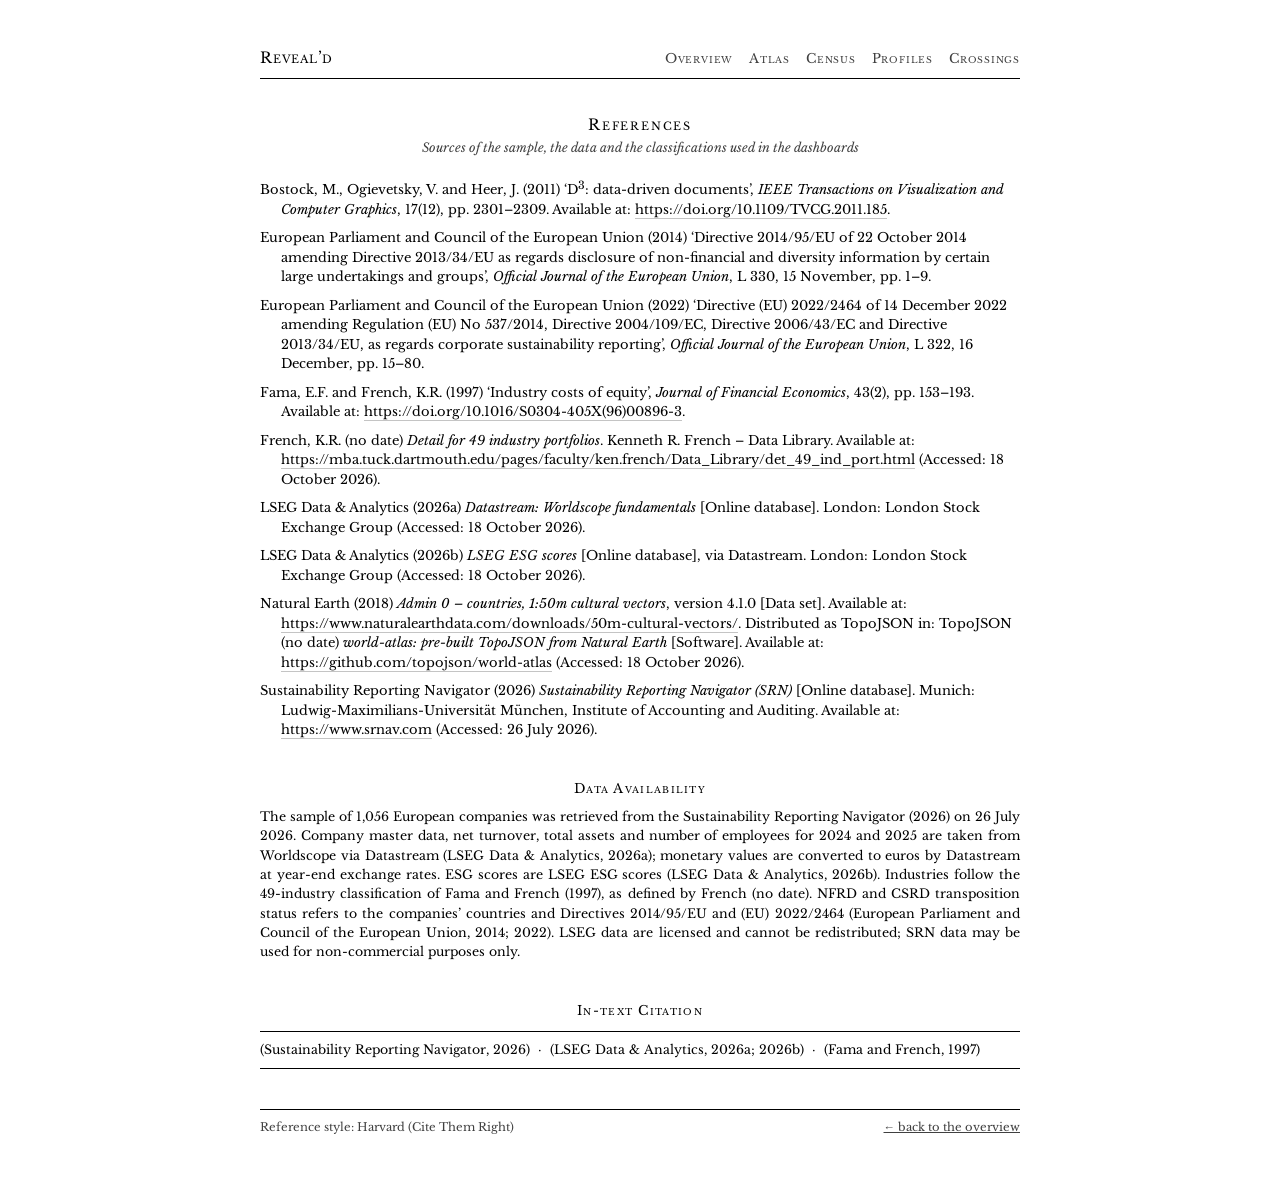
<file: web/references.html>
<!DOCTYPE html>
<html lang="en">
<head>
<meta charset="UTF-8">
<meta name="viewport" content="width=device-width, initial-scale=1">
<title>Reveal&rsquo;d &middot; References</title>
<link rel="preconnect" href="https://fonts.googleapis.com">
<link rel="preconnect" href="https://fonts.gstatic.com" crossorigin>
<link href="https://fonts.googleapis.com/css2?family=Libre+Baskerville:ital,wght@0,400;0,700;1,400&display=swap" rel="stylesheet">
<style>
  /* journal style, white theme — matches index.html and dashboard_common.css.
     Reference list: Harvard (Cite Them Right), laid out like the reference section of JAR / EAR articles. */
  html, body { margin: 0; padding: 0; background: #ffffff; color: #000000; }
  body { font-family: "Libre Baskerville", "Baskerville", "Baskerville Old Face", Georgia, serif; -webkit-font-smoothing: antialiased; }
  .sheet { max-width: 760px; margin: 0 auto; padding: 48px 24px 56px; }
  nav { display: flex; justify-content: space-between; align-items: baseline; gap: 12px; flex-wrap: wrap;
    border-bottom: 1px solid #000; padding-bottom: 10px; margin-bottom: 36px; }
  nav .brand { font-size: 15px; font-variant: small-caps; letter-spacing: .05em; }
  nav a { color: #404040; text-decoration: none; font-size: 13px; font-variant: small-caps; letter-spacing: .06em; border-bottom: 1px solid transparent; }
  nav a:hover { color: #000; border-bottom-color: #8c8c8c; }
  h1 { margin: 0 0 6px; text-align: center; font-size: 15px; font-weight: 400; font-variant: small-caps; letter-spacing: .12em; }
  h2 { margin: 40px 0 10px; text-align: center; font-size: 13px; font-weight: 400; font-variant: small-caps; letter-spacing: .1em; }
  .lede { margin: 0 0 22px; text-align: center; font-size: 12.5px; font-style: italic; color: #404040; }
  ol.refs { list-style: none; margin: 0; padding: 0; }
  ol.refs li { margin: 0 0 9px; padding-left: 1.6em; text-indent: -1.6em; font-size: 13px; line-height: 1.5; text-align: left; hyphens: auto; }
  ol.refs a { color: #000; text-decoration: none; border-bottom: 1px solid #c4c4c4; word-break: break-word; }
  ol.refs a:hover { border-bottom-color: #000; }
  p.note { font-size: 12.5px; line-height: 1.55; text-align: justify; hyphens: auto; margin: 0 0 10px; }
  p.note i { font-style: italic; }
  .cite { border-top: 1px solid #000; border-bottom: 1px solid #000; padding: 8px 0; font-size: 12.5px; line-height: 1.55; }
  footer { margin-top: 40px; border-top: 1px solid #000; padding-top: 10px; font-size: 11.5px; color: #404040; display: flex; justify-content: space-between; flex-wrap: wrap; gap: 6px 18px; }
  :focus-visible { outline: 1px dotted #000; outline-offset: 3px; }
</style>
</head>
<body>
<main class="sheet">
  <nav>
    <span class="brand">Reveal&rsquo;d</span>
    <span style="display:flex;gap:16px;flex-wrap:wrap">
      <a href="index.html">Overview</a>
      <a href="dashboard_map_beeswarm.html">Atlas</a>
      <a href="dashboard_frequencies.html">Census</a>
      <a href="dashboard_modes.html">Profiles</a>
      <a href="dashboard_crosstabs.html">Crossings</a>
    </span>
  </nav>

  <h1>References</h1>
  <p class="lede">Sources of the sample, the data and the classifications used in the dashboards</p>

  <ol class="refs">
    <li>Bostock, M., Ogievetsky, V. and Heer, J. (2011) &lsquo;D<sup>3</sup>: data-driven documents&rsquo;, <i>IEEE Transactions on Visualization and Computer Graphics</i>, 17(12), pp. 2301&ndash;2309. Available at: <a href="https://doi.org/10.1109/TVCG.2011.185">https://doi.org/10.1109/TVCG.2011.185</a>.</li>
    <li>European Parliament and Council of the European Union (2014) &lsquo;Directive 2014/95/EU of 22 October 2014 amending Directive 2013/34/EU as regards disclosure of non-financial and diversity information by certain large undertakings and groups&rsquo;, <i>Official Journal of the European Union</i>, L 330, 15 November, pp. 1&ndash;9.</li>
    <li>European Parliament and Council of the European Union (2022) &lsquo;Directive (EU) 2022/2464 of 14 December 2022 amending Regulation (EU) No 537/2014, Directive 2004/109/EC, Directive 2006/43/EC and Directive 2013/34/EU, as regards corporate sustainability reporting&rsquo;, <i>Official Journal of the European Union</i>, L 322, 16 December, pp. 15&ndash;80.</li>
    <li>Fama, E.F. and French, K.R. (1997) &lsquo;Industry costs of equity&rsquo;, <i>Journal of Financial Economics</i>, 43(2), pp. 153&ndash;193. Available at: <a href="https://doi.org/10.1016/S0304-405X(96)00896-3">https://doi.org/10.1016/S0304-405X(96)00896-3</a>.</li>
    <li>French, K.R. (no date) <i>Detail for 49 industry portfolios</i>. Kenneth R. French &ndash; Data Library. Available at: <a href="https://mba.tuck.dartmouth.edu/pages/faculty/ken.french/Data_Library/det_49_ind_port.html">https://mba.tuck.dartmouth.edu/pages/faculty/ken.french/Data_Library/det_49_ind_port.html</a> (Accessed: 18 October 2026).</li>
    <li>LSEG Data &amp; Analytics (2026a) <i>Datastream: Worldscope fundamentals</i> [Online database]. London: London Stock Exchange Group (Accessed: 18 October 2026).</li>
    <li>LSEG Data &amp; Analytics (2026b) <i>LSEG ESG scores</i> [Online database], via Datastream. London: London Stock Exchange Group (Accessed: 18 October 2026).</li>
    <li>Natural Earth (2018) <i>Admin 0 &ndash; countries, 1:50m cultural vectors</i>, version 4.1.0 [Data set]. Available at: <a href="https://www.naturalearthdata.com/downloads/50m-cultural-vectors/">https://www.naturalearthdata.com/downloads/50m-cultural-vectors/</a>. Distributed as TopoJSON in: TopoJSON (no date) <i>world-atlas: pre-built TopoJSON from Natural Earth</i> [Software]. Available at: <a href="https://github.com/topojson/world-atlas">https://github.com/topojson/world-atlas</a> (Accessed: 18 October 2026).</li>
    <li>Sustainability Reporting Navigator (2026) <i>Sustainability Reporting Navigator (SRN)</i> [Online database]. Munich: Ludwig-Maximilians-Universit&auml;t M&uuml;nchen, Institute of Accounting and Auditing. Available at: <a href="https://www.srnav.com">https://www.srnav.com</a> (Accessed: 26 July 2026).</li>
  </ol>

  <h2>Data Availability</h2>
  <p class="note">The sample of 1,056 European companies was retrieved from the Sustainability Reporting Navigator (2026) on 26 July 2026. Company master data, net turnover, total assets and number of employees for 2024 and 2025 are taken from Worldscope via Datastream (LSEG Data &amp; Analytics, 2026a); monetary values are converted to euros by Datastream at year-end exchange rates. ESG scores are LSEG ESG scores (LSEG Data &amp; Analytics, 2026b). Industries follow the 49-industry classification of Fama and French (1997), as defined by French (no date). NFRD and CSRD transposition status refers to the companies&rsquo; countries and Directives 2014/95/EU and (EU) 2022/2464 (European Parliament and Council of the European Union, 2014; 2022). LSEG data are licensed and cannot be redistributed; SRN data may be used for non-commercial purposes only.</p>

  <h2>In-text Citation</h2>
  <p class="cite">(Sustainability Reporting Navigator, 2026) &nbsp;&middot;&nbsp; (LSEG Data &amp; Analytics, 2026a; 2026b) &nbsp;&middot;&nbsp; (Fama and French, 1997)</p>

  <footer>
    <span>Reference style: Harvard (Cite Them Right)</span>
    <span><a href="index.html" style="color:#404040">&larr; back to the overview</a></span>
  </footer>
</main>
</body>
</html>
</file>
<file: web/dashboard_common.css>
/* ==========================================================================
   Reveal'd dashboards — journal style (JAR conventions), white theme
   Tokens mirror !lab/journal_style/journal.css. Strictly achromatic:
   status = gray level + hatch texture, never hue.
   Previous dark theme: _backup_dark_2026-10-17/
   ========================================================================== */
:root{
  --j-ink:    #000000;
  --j-ink-2:  #404040;
  --j-ink-3:  #8c8c8c;
  --j-ink-4:  #c4c4c4;
  --j-grid:   #e6e6e6;
  --j-paper:  #ffffff;

  --j-font-text:   "Libre Baskerville", "Baskerville", "Baskerville Old Face", Georgia, serif;
  --j-font-figure: Arial, "Helvetica Neue", Helvetica, "Liberation Sans", sans-serif;
  --j-size-note:   11.5px;

  /* status ramp: dark / light / hatched — readable in print and grayscale */
  --status-transposed: #333333;
  --status-pending:    #bdbdbd;
  --status-na-bg:      #ffffff;
  --status-na-hatch:   repeating-linear-gradient(45deg, #000 0 1px, transparent 1px 4px);
  --magnitude-fill:    #6e6e6e;
}
*{ box-sizing:border-box; }
html,body{
  margin:0; padding:0; width:100%;
  background:var(--j-paper); color:var(--j-ink);
  font-family:var(--j-font-text);
  -webkit-font-smoothing:antialiased;
}
body{ display:flex; flex-direction:column; min-height:100vh; }
:focus-visible{ outline:1px dotted var(--j-ink); outline-offset:3px; }

/* ---------- running head ------------------------------------------------ */
header{
  flex:0 0 auto;
  display:flex; align-items:flex-end; justify-content:space-between; gap:24px; flex-wrap:wrap;
  max-width:1180px; width:100%; margin:0 auto;
  padding:28px 22px 12px;
  border-bottom:1px solid var(--j-ink);
}
.title-block h1{
  margin:0 0 4px;
  font-size:22px; font-weight:400;
  font-variant:small-caps; letter-spacing:.04em;
  text-wrap:balance;
}
.title-block .sub{ margin:0; font-size:13px; font-style:italic; color:var(--j-ink-2); }
.title-block .sub b{ font-weight:400; font-style:normal; color:var(--j-ink); }
.header-right{ display:flex; flex-direction:column; align-items:flex-end; gap:8px; }
.count{ font-size:12px; color:var(--j-ink-2); white-space:nowrap; font-variant-numeric:lining-nums tabular-nums; }
.count b{ font-weight:400; color:var(--j-ink); }
.nav-tabs{ display:flex; gap:18px; }
.nav-tabs a{
  font-size:13px; font-variant:small-caps; letter-spacing:.06em;
  color:var(--j-ink-2); text-decoration:none; padding-bottom:2px; border-bottom:1px solid transparent;
}
.nav-tabs a:hover{ color:var(--j-ink); border-bottom-color:var(--j-ink-3); }
.nav-tabs a.active{ color:var(--j-ink); border-bottom-color:var(--j-ink); }

/* ---------- slicers (sticky) -------------------------------------------- */
.slicer-bar{
  flex:0 0 auto;
  display:flex; align-items:flex-end; gap:12px 34px; flex-wrap:wrap;
  max-width:1180px; width:100%; margin:0 auto;
  padding:12px 22px 14px;
  background:var(--j-paper);
  border-bottom:1px solid var(--j-grid);
  position:sticky; top:0; z-index:29;
}
.slicer-col{ display:flex; flex-direction:column; gap:10px; flex:1 1 0; min-width:160px; max-width:400px; }
.slicer{ display:flex; align-items:flex-end; gap:10px; width:100%; }
.slicer label{
  flex:0 0 64px;
  font-size:12px; font-variant:small-caps; letter-spacing:.06em; color:var(--j-ink-2);
  padding-bottom:4px;
}
.slicer select, #companySearch{
  flex:1 1 auto; min-width:0; width:100%;
  font-family:var(--j-font-text); font-size:13px; color:var(--j-ink);
  background:transparent; border:0; border-bottom:1px solid var(--j-ink-3); border-radius:0;
  padding:3px 2px 4px; outline:none;
}
.slicer select:focus, #companySearch:focus{ border-bottom-color:var(--j-ink); }
.slicer select.active{ border-bottom:2px solid var(--j-ink); font-style:italic; }
#companySearch::placeholder{ color:var(--j-ink-3); font-style:italic; }

.suggest-wrap{ position:relative; flex:1 1 auto; min-width:0; }
.suggest-list{
  display:none; position:absolute; top:calc(100% + 4px); left:74px; right:0;
  max-height:240px; overflow-y:auto;
  background:var(--j-paper); border:1px solid var(--j-ink); z-index:40;
}
.suggest-list.open{ display:block; }
.suggest-item{ padding:5px 10px; font-size:12.5px; color:var(--j-ink-2); cursor:pointer; white-space:nowrap; overflow:hidden; text-overflow:ellipsis; }
.suggest-item:hover, .suggest-item.active{ background:#f2f2f2; color:var(--j-ink); }
.suggest-empty{ padding:5px 10px; font-size:12.5px; font-style:italic; color:var(--j-ink-3); }

.slicer-bar button{
  align-self:flex-start;
  font-family:var(--j-font-text); font-size:12px; font-variant:small-caps; letter-spacing:.06em;
  background:none; color:var(--j-ink); border:1px solid var(--j-ink); border-radius:0;
  padding:3px 12px; cursor:pointer;
}
.slicer-bar button:hover{ background:var(--j-ink); color:var(--j-paper); }

/* ---------- spotlight ---------------------------------------------------- */
#spotlight{
  display:none;
  max-width:1136px; width:calc(100% - 44px); margin:16px auto 0;
  border-top:1px solid var(--j-ink); border-bottom:1px solid var(--j-ink);
  padding:8px 2px; font-size:12.5px; color:var(--j-ink-2);
}
#spotlight.show{ display:flex; align-items:baseline; gap:18px; flex-wrap:wrap; }
#spotlight .co{ color:var(--j-ink); font-size:14px; font-variant:small-caps; letter-spacing:.04em; }
#spotlight b{ color:var(--j-ink); font-weight:400; font-style:italic; }
#spotlight .close{ margin-left:auto; cursor:pointer; font-variant:small-caps; letter-spacing:.06em; border:1px solid var(--j-ink); padding:1px 8px; color:var(--j-ink); }
#spotlight .close:hover{ background:var(--j-ink); color:var(--j-paper); }

main{ flex:1 1 auto; padding:24px 22px 8px; max-width:1180px; width:100%; margin:0 auto; }

/* ---------- KPI row = summary-statistics line ---------------------------- */
.kpi-row{
  display:grid; grid-template-columns:repeat(4, 1fr);
  border-top:1.5px solid var(--j-ink); border-bottom:1px solid var(--j-ink);
  margin-bottom:22px;
}
.kpi-tile{ padding:10px 14px 12px; }
.kpi-tile + .kpi-tile{ border-left:1px solid var(--j-grid); }
.kpi-tile .label{ margin:0 0 4px; font-size:12px; font-variant:small-caps; letter-spacing:.05em; color:var(--j-ink-2); }
.kpi-tile .value{ font-size:26px; font-weight:400; line-height:1.15; font-variant-numeric:lining-nums tabular-nums; }
.kpi-tile .value small{ font-size:12.5px; font-style:italic; color:var(--j-ink-2); margin-left:6px; }
.kpi-tile .value.text{ font-size:17px; }
@media (max-width:760px){ .kpi-row{ grid-template-columns:repeat(2,1fr); } .kpi-tile:nth-child(3){ border-left:0; } }

/* ---------- legend (shared key for every figure on the page) ------------- */
.legend{
  display:flex; align-items:center; gap:6px 22px; flex-wrap:wrap;
  padding:0 0 22px;
  font-family:var(--j-font-figure); font-size:11.5px; color:var(--j-ink);
}
.legend .lg-title{ font-family:var(--j-font-text); font-style:italic; font-size:12.5px; color:var(--j-ink-2); }
.legend-item{ display:flex; align-items:center; gap:7px; }
.swatch{ display:block; width:13px; height:11px; flex:0 0 auto; border:1px solid var(--j-ink); }
.swatch.transposed{ background:var(--status-transposed); }
.swatch.pending{ background:var(--status-pending); }
.swatch.magnitude{ background:var(--magnitude-fill); }
.swatch.na{ background-color:var(--status-na-bg); background-image:var(--status-na-hatch); }

/* ---------- figure / table containers ------------------------------------ */
.two-col{ display:grid; grid-template-columns:1fr 1fr; gap:34px 44px; margin-bottom:34px; }
@media (max-width:760px){ .two-col{ grid-template-columns:1fr; } }

.panel{ margin:0; min-width:0; display:flex; flex-direction:column; }
.panel-body{ padding:6px 0 4px; }
.panel-body.scroll{ max-height:460px; overflow-y:auto; scrollbar-width:thin; }
.panel-body.empty::before{
  content:"No companies match the current slicers.";
  display:block; padding:24px 0; text-align:center; font-style:italic; font-size:13px; color:var(--j-ink-3);
}

/* caption: below figures ("FIG. 1.—"), above tables ("TABLE 1" / italic title) */
.panel-cap{ margin-top:10px; font-size:var(--j-size-note); line-height:1.45; }
.panel-cap .j-label{ font-variant:small-caps; letter-spacing:.04em; }
.panel-cap .j-label::after{ content:"—"; }
.panel-cap .note{ color:var(--j-ink-2); }
.table-head{ text-align:center; margin:0 0 6px; font-size:13px; line-height:1.35; }
.table-head .j-label{ display:block; font-variant:small-caps; letter-spacing:.04em; font-size:13px; }   /* same lettering as figure labels */
.table-head .j-title{ display:block; font-style:italic; }
.table-notes{ margin-top:6px; font-size:var(--j-size-note); line-height:1.45; color:var(--j-ink); text-align:justify; hyphens:auto; }

/* ---------- single-series bars (figure) ---------------------------------- */
.bar-row{ display:grid; grid-template-columns:150px 1fr 96px; align-items:center; gap:10px; height:24px; transition:opacity .15s ease; }
.bar-row.dim{ opacity:.25; }
.bar-row .bar-label{ font-family:var(--j-font-figure); font-size:11.5px; color:var(--j-ink-2); text-align:right; white-space:nowrap; overflow:hidden; text-overflow:ellipsis; }
.bar-row.match .bar-label{ color:var(--j-ink); font-weight:700; }
.bar-track{ position:relative; height:24px; border-left:1px solid var(--j-ink); }   /* y-axis line */
.bar-fill{ position:absolute; left:0; top:5px; height:14px; transition:width .15s ease; }
.bar-fill.transposed{ background:var(--status-transposed); }
.bar-fill.pending{ background:var(--status-pending); }
.bar-fill.magnitude{ background:var(--magnitude-fill); }
.bar-fill.na{ background-color:var(--status-na-bg); background-image:var(--status-na-hatch); border:1px solid var(--j-ink); border-left:0; }
.bar-row .bar-value{ font-family:var(--j-font-figure); font-size:11.5px; color:var(--j-ink); white-space:nowrap; font-variant-numeric:tabular-nums; }
.bar-row .bar-value small{ font-size:11px; color:var(--j-ink-3); margin-left:4px; }

/* ---------- stacked bars (figure) ---------------------------------------- */
.stack-row{ display:grid; grid-template-columns:170px 1fr 44px; align-items:center; gap:10px; height:22px; cursor:default; transition:opacity .15s ease; }
.stack-row.dim{ opacity:.22; }
.stack-row .stack-label{ font-family:var(--j-font-figure); font-size:11.5px; color:var(--j-ink-2); text-align:right; white-space:nowrap; overflow:hidden; text-overflow:ellipsis; }
.stack-row.match .stack-label{ color:var(--j-ink); font-weight:700; }
.stack-axis{ border-left:1px solid var(--j-ink); height:22px; display:flex; align-items:center; }
.stack-track{ position:relative; height:13px; display:flex; }
.seg{ height:100%; }
.seg.transposed{ background:var(--status-transposed); }
.seg.pending{ background:var(--status-pending); }
.seg.na{ background-color:var(--status-na-bg); background-image:var(--status-na-hatch); box-shadow:inset 0 0 0 1px var(--j-ink); }
.seg + .seg{ border-left:1px solid var(--j-paper); }
.stack-row .stack-total{ font-family:var(--j-font-figure); font-size:11.5px; color:var(--j-ink-2); font-variant-numeric:tabular-nums; }

/* ---------- three-rule tables -------------------------------------------- */
table.j-table{
  width:100%; border-collapse:collapse;
  font-size:13px; line-height:1.25; font-variant-numeric:lining-nums tabular-nums;
  border-top:3px double var(--j-ink); border-bottom:1.5px solid var(--j-ink);
}
.j-table th, .j-table td{ padding:3px 8px; text-align:left; font-weight:400; white-space:nowrap; vertical-align:middle; }
.j-table th:first-child, .j-table td:first-child{ padding-left:0; }
.j-table th:last-child, .j-table td:last-child{ padding-right:0; }
.j-table thead th{ position:sticky; top:0; background:var(--j-paper); border-bottom:1px solid var(--j-ink); padding-top:5px; padding-bottom:5px; z-index:1; }
.j-table tbody tr:first-child td{ padding-top:6px; }
.j-table .num{ text-align:right; }
.j-table tbody tr{ transition:opacity .15s ease; }
.j-table tbody tr:hover td{ background:#f7f7f7; }
.j-table tbody tr.dim{ opacity:.25; }
.j-table tbody tr.match td{ font-weight:700; }
.j-table .clip{ max-width:190px; overflow:hidden; text-overflow:ellipsis; }

/* scrolling tables: the rules sit on the scroll box so they stay visible */
.table-scroll{ padding:0; border-top:3px double var(--j-ink); border-bottom:1.5px solid var(--j-ink); }
.table-scroll table.j-table{ border-top:0; border-bottom:0; }

/* share meter inside a table cell */
.meter{ display:inline-block; vertical-align:middle; width:64px; height:8px; border:1px solid var(--j-ink); margin-right:6px; position:relative; }
.meter > i{ position:absolute; left:0; top:0; bottom:0; background:var(--magnitude-fill); }
.pct{ display:inline-block; min-width:3.4em; text-align:right; }

/* ---------- footer ------------------------------------------------------- */
footer{
  flex:0 0 auto;
  display:flex; justify-content:space-between; align-items:baseline; flex-wrap:wrap; gap:6px 20px;
  max-width:1180px; width:100%; margin:0 auto;
  padding:10px 22px 22px;
  border-top:1px solid var(--j-ink);
  font-size:11.5px; color:var(--j-ink-2);
}
footer span b{ font-weight:400; color:var(--j-ink); }

/* ---------- tooltip ------------------------------------------------------ */
#tooltip{
  position:fixed; pointer-events:none; z-index:50;
  background:var(--j-paper); border:1px solid var(--j-ink); color:var(--j-ink);
  font-family:var(--j-font-figure); font-size:11.5px; line-height:1.5;
  padding:5px 9px; transform:translate(-50%,-112%); white-space:nowrap;
  opacity:0; transition:opacity .08s ease;
}
#tooltip .co{ font-weight:700; }
#tooltip .meta{ color:var(--j-ink-3); }
#tooltip .row span{ color:var(--j-ink-2); }
#tooltip .row b{ font-weight:700; }

/* ---------- print -------------------------------------------------------- */
@media print{
  .slicer-bar, .nav-tabs, #tooltip, #spotlight .close{ display:none !important; }
  .panel-body.scroll{ max-height:none; overflow:visible; }
  .panel, .two-col > *{ break-inside:avoid; }
  .j-table tbody tr:hover td{ background:none; }
}
@media (prefers-reduced-motion: reduce){ *{ transition:none !important; } }
</file>
